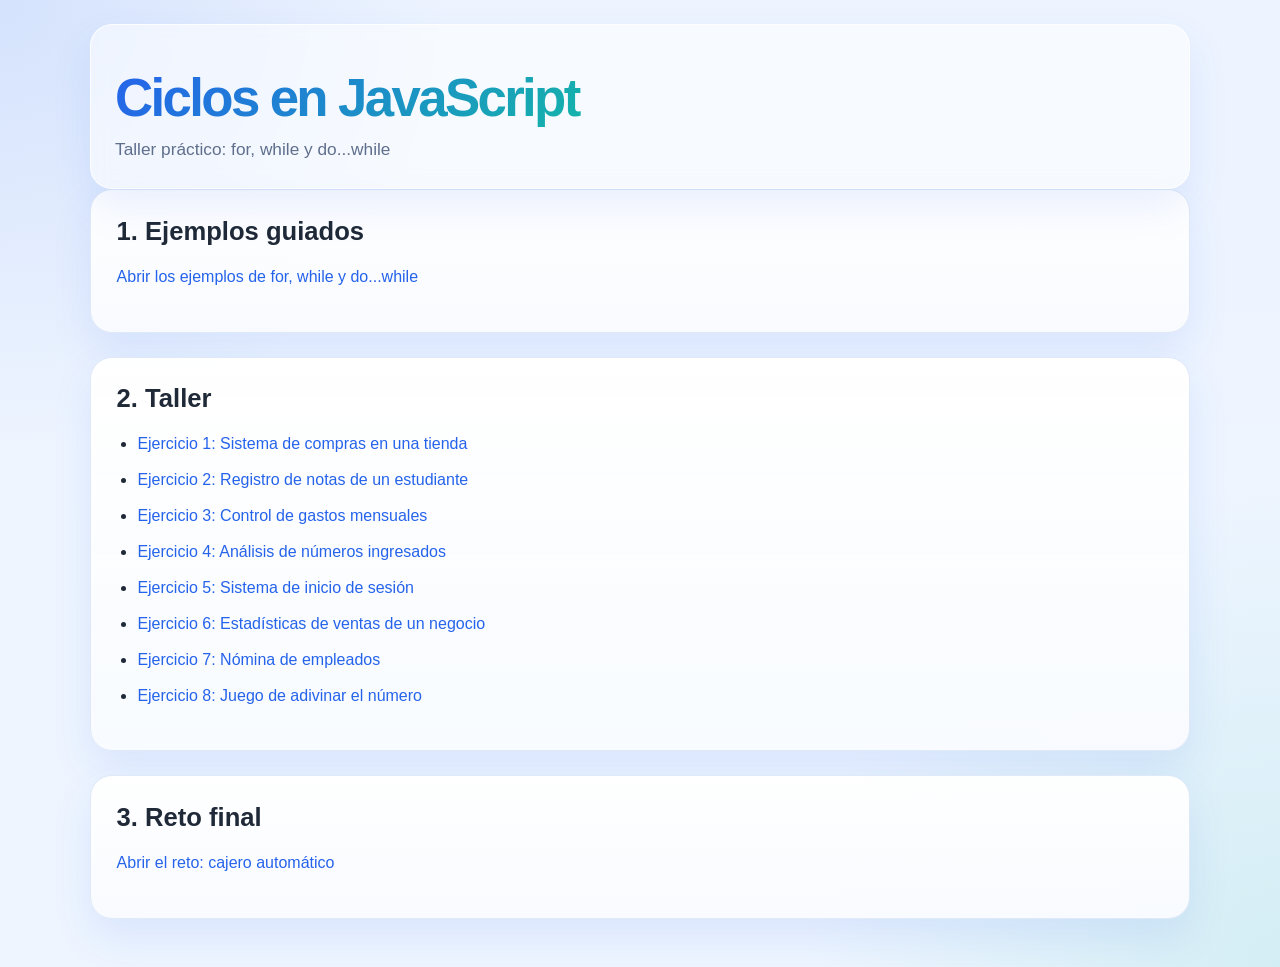
<file: index.html>
<!DOCTYPE html>
<html lang="es">
<head>
  <meta charset="UTF-8">
  <meta name="viewport" content="width=device-width, initial-scale=1.0">
  <title>Ciclos en JavaScript</title>
  <link rel="stylesheet" href="style.css">
</head>
<body>
  <header>
    <h1>Ciclos en JavaScript</h1>
    <p>Taller práctico: for, while y do...while</p>
  </header>

  <main>
    <section id="seccionEjemplos">
      <h2>1. Ejemplos guiados</h2>
      <p><a href="ejemplos.html">Abrir los ejemplos de for, while y do...while</a></p>
    </section>

    <section id="seccionTaller">
      <h2>2. Taller</h2>
      <ul>
        <li><a href="ejercicio1.html">Ejercicio 1: Sistema de compras en una tienda</a></li>
        <li><a href="ejercicio2.html">Ejercicio 2: Registro de notas de un estudiante</a></li>
        <li><a href="ejercicio3.html">Ejercicio 3: Control de gastos mensuales</a></li>
        <li><a href="ejercicio4.html">Ejercicio 4: Análisis de números ingresados</a></li>
        <li><a href="ejercicio5.html">Ejercicio 5: Sistema de inicio de sesión</a></li>
        <li><a href="ejercicio6.html">Ejercicio 6: Estadísticas de ventas de un negocio</a></li>
        <li><a href="ejercicio7.html">Ejercicio 7: Nómina de empleados</a></li>
        <li><a href="ejercicio8.html">Ejercicio 8: Juego de adivinar el número</a></li>
      </ul>
    </section>

    <section id="seccionReto">
      <h2>3. Reto final</h2>
      <p><a href="reto.html">Abrir el reto: cajero automático</a></p>
    </section>
  </main>

</body>
</html>
</file>
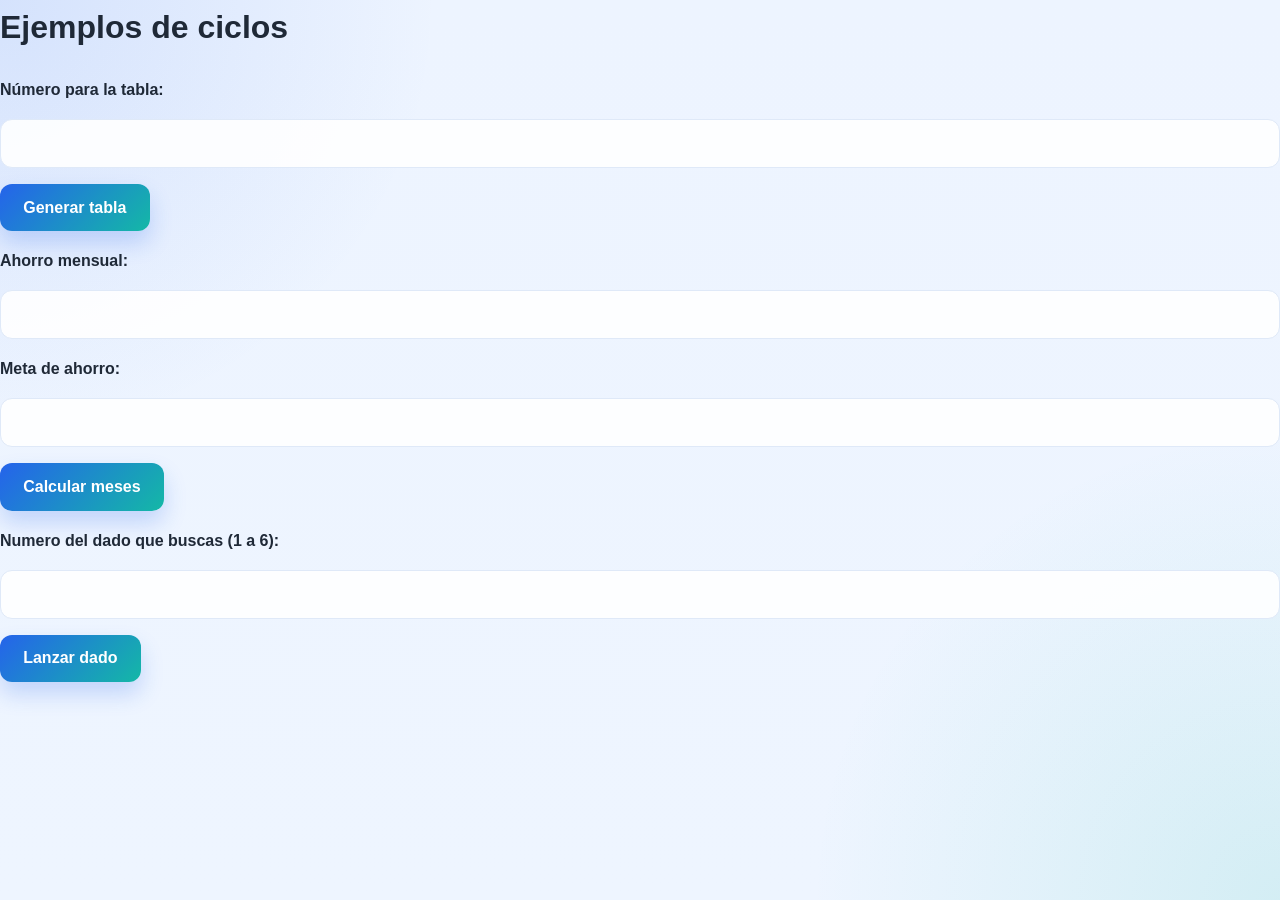
<file: ejemplos.html>
<!DOCTYPE html>
<html lang="es">
<head>
  <meta charset="UTF-8">
  <meta name="viewport" content="width=device-width, initial-scale=1.0">
  <title>Ejemplos de ciclos</title>
  <link rel="stylesheet" href="style.css">
</head>
<body>
  <h1>Ejemplos de ciclos</h1>

  <form id="formTabla">
    <label for="numeroTabla">Número para la tabla:</label>
    <input type="number" id="numeroTabla" step="1" required>
    <button type="submit">Generar tabla</button>
  </form>
  <ul id="listaTabla"></ul>

  <form id="formAhorro">
    <label for="ahorroMensual">Ahorro mensual:</label>
    <input type="number" id="ahorroMensual" step="any" required>
    <label for="meta">Meta de ahorro:</label>
    <input type="number" id="meta" step="any" required>
    <button type="submit">Calcular meses</button>
  </form>
  <p id="resultadoAhorro"></p>

  <form id="formDado">
    <label for="objetivo">Numero del dado que buscas (1 a 6):</label>
    <input type="number" id="objetivo" min="1" max="6" required>
    <button type="submit">Lanzar dado</button>
  </form>
  <p id="resultadoDado"></p>
  <ul id="listaDado"></ul>

  <script src="js/ejemplo-for.js"></script>
  <script src="js/ejemplo-while.js"></script>
  <script src="js/ejemplo-do-while.js"></script>
</body>
</html>
</file>
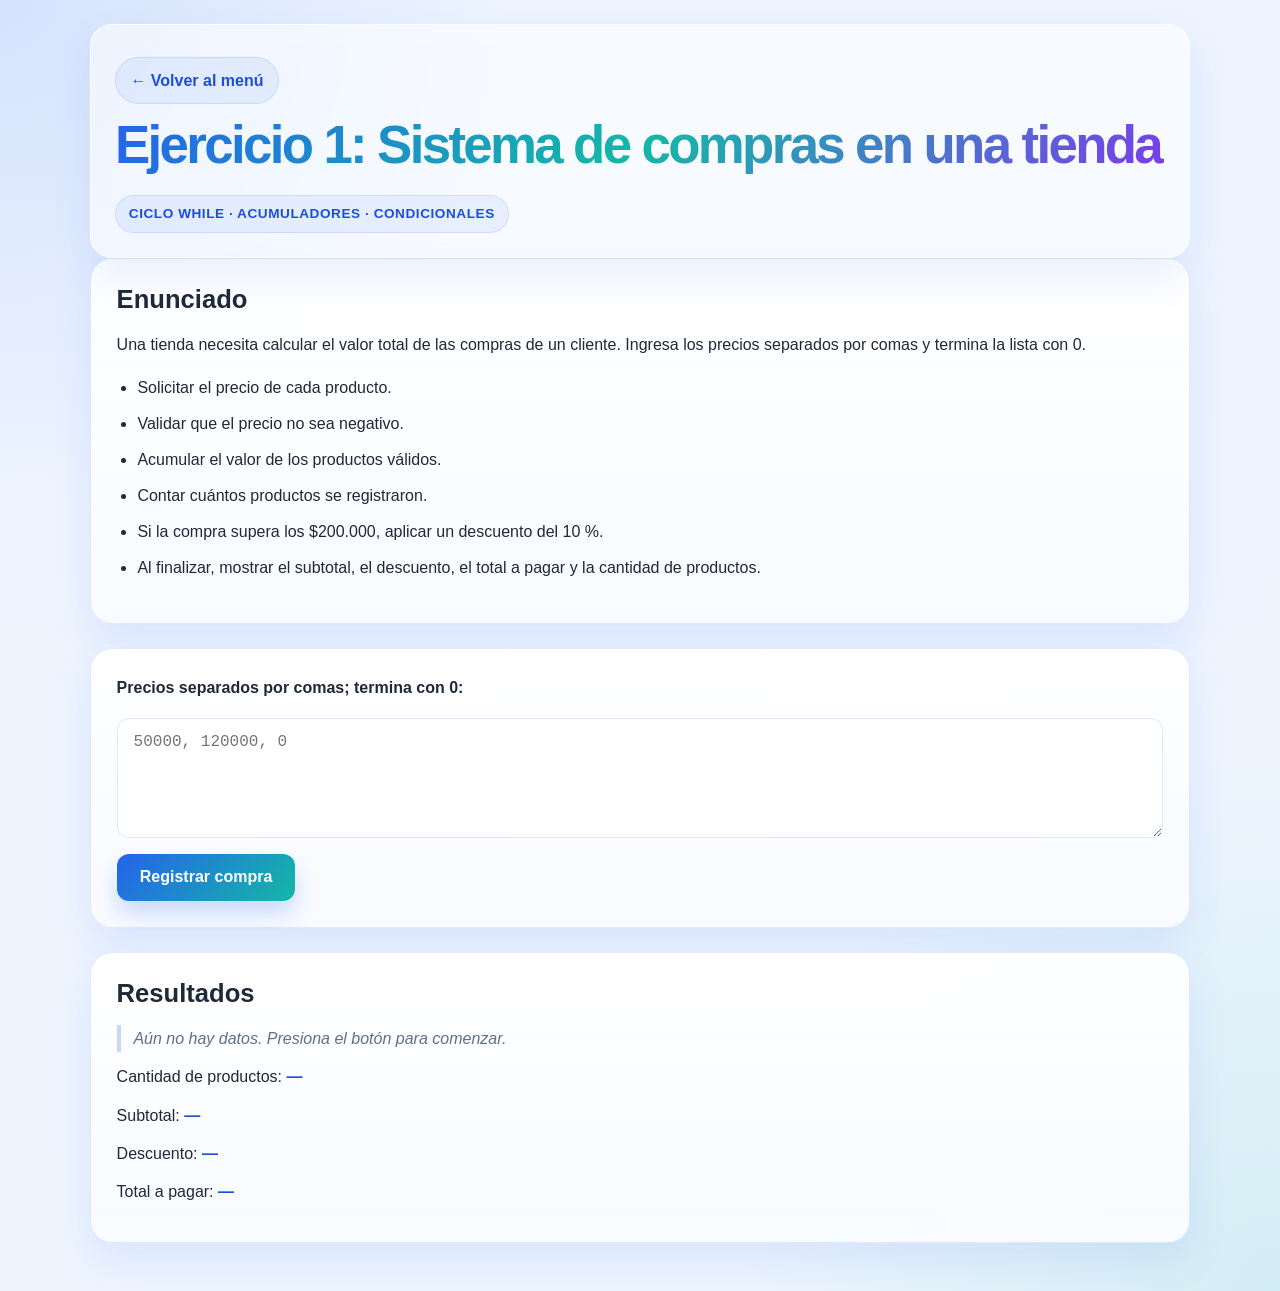
<file: ejercicio1.html>
<!DOCTYPE html>
<html lang="es">
<head>
  <meta charset="UTF-8">
  <meta name="viewport" content="width=device-width, initial-scale=1.0">
  <title>Ejercicio 1 · Sistema de compras en una tienda</title>
  <link rel="stylesheet" href="style.css">
</head>
<body>
  <header>
    <a href="index.html">← Volver al menú</a>
    <h1>Ejercicio 1: Sistema de compras en una tienda</h1>
    <p id="etiquetas">Ciclo while · Acumuladores · Condicionales</p>
  </header>

  <main>
    <section id="enunciado">
      <h2>Enunciado</h2>
      <p>Una tienda necesita calcular el valor total de las compras de un cliente. Ingresa los precios separados por comas y termina la lista con 0.</p>
      <ul>
        <li>Solicitar el precio de cada producto.</li>
        <li>Validar que el precio no sea negativo.</li>
        <li>Acumular el valor de los productos válidos.</li>
        <li>Contar cuántos productos se registraron.</li>
        <li>Si la compra supera los $200.000, aplicar un descuento del 10 %.</li>
        <li>Al finalizar, mostrar el subtotal, el descuento, el total a pagar y la cantidad de productos.</li>
      </ul>
    </section>

    <section id="controles">
      <form id="formulario">
        <label for="precios">Precios separados por comas; termina con 0:</label>
        <textarea id="precios" rows="3" placeholder="50000, 120000, 0" required></textarea>
        <button type="submit">Registrar compra</button>
      </form>
    </section>

    <section id="resultado" aria-live="polite">
      <h2>Resultados</h2>
      <p id="mensaje">Aún no hay datos. Presiona el botón para comenzar.</p>
      <p>Cantidad de productos: <strong id="cantidad">—</strong></p>
      <p>Subtotal: <strong id="subtotal">—</strong></p>
      <p>Descuento: <strong id="descuento">—</strong></p>
      <p>Total a pagar: <strong id="total">—</strong></p>
    </section>
  </main>

  <script src="js/ejercicio1.js"></script>
</body>
</html>
</file>
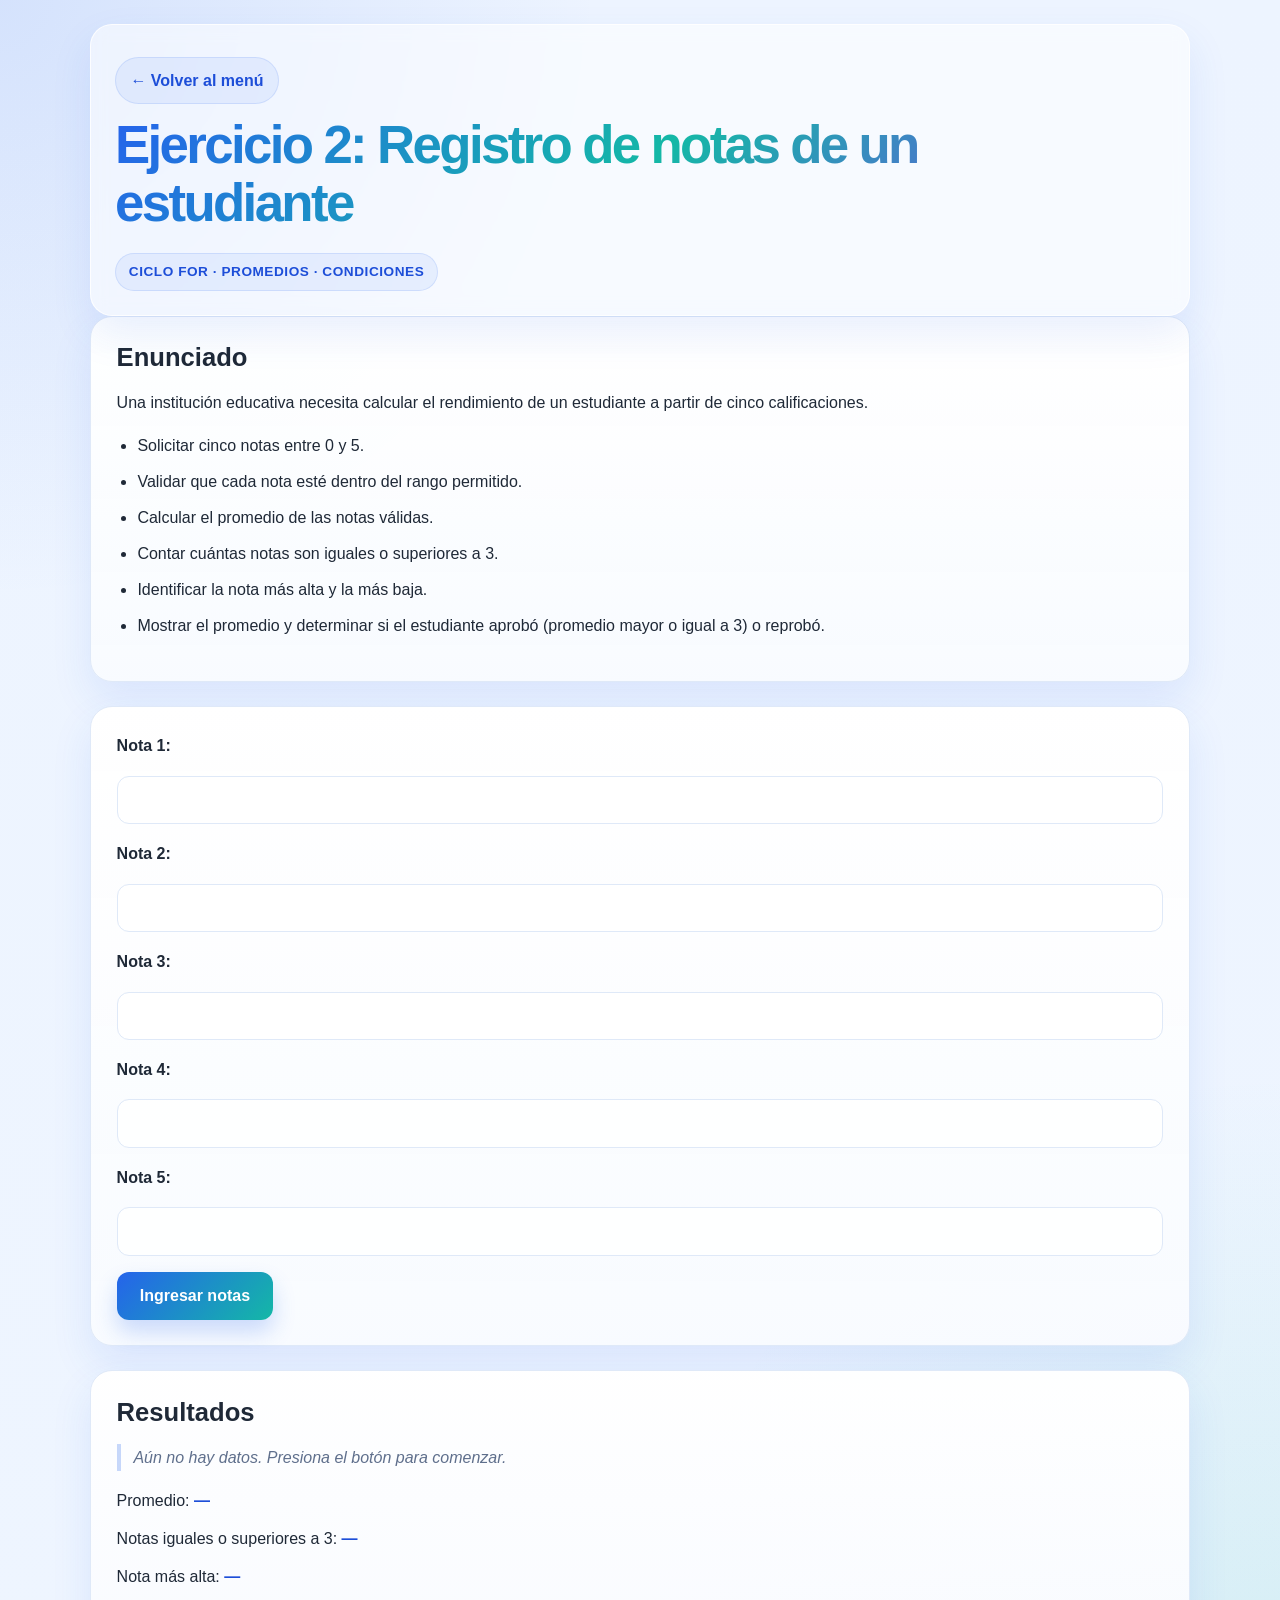
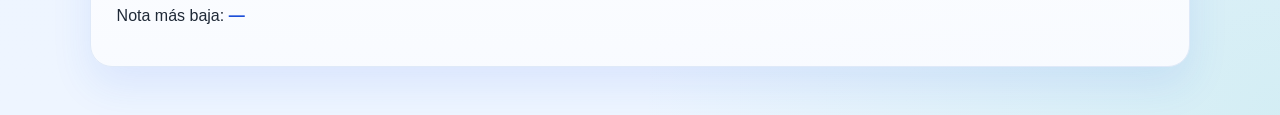
<file: ejercicio2.html>
<!DOCTYPE html>
<html lang="es">
<head>
  <meta charset="UTF-8">
  <meta name="viewport" content="width=device-width, initial-scale=1.0">
  <title>Ejercicio 2 · Registro de notas de un estudiante</title>
  <link rel="stylesheet" href="style.css">
</head>
<body>
  <header>
    <a href="index.html">← Volver al menú</a>
    <h1>Ejercicio 2: Registro de notas de un estudiante</h1>
    <p id="etiquetas">Ciclo for · Promedios · Condiciones</p>
  </header>

  <main>
    <section id="enunciado">
      <h2>Enunciado</h2>
      <p>Una institución educativa necesita calcular el rendimiento de un estudiante a partir de cinco calificaciones.</p>
      <ul>
        <li>Solicitar cinco notas entre 0 y 5.</li>
        <li>Validar que cada nota esté dentro del rango permitido.</li>
        <li>Calcular el promedio de las notas válidas.</li>
        <li>Contar cuántas notas son iguales o superiores a 3.</li>
        <li>Identificar la nota más alta y la más baja.</li>
        <li>Mostrar el promedio y determinar si el estudiante aprobó (promedio mayor o igual a 3) o reprobó.</li>
      </ul>
    </section>

    <section id="controles">
      <form id="formulario">
        <label for="nota1">Nota 1:</label>
        <input type="number" id="nota1" step="any" required>
        <label for="nota2">Nota 2:</label>
        <input type="number" id="nota2" step="any" required>
        <label for="nota3">Nota 3:</label>
        <input type="number" id="nota3" step="any" required>
        <label for="nota4">Nota 4:</label>
        <input type="number" id="nota4" step="any" required>
        <label for="nota5">Nota 5:</label>
        <input type="number" id="nota5" step="any" required>
        <button type="submit">Ingresar notas</button>
      </form>
    </section>

    <section id="resultado" aria-live="polite">
      <h2>Resultados</h2>
      <p id="mensaje">Aún no hay datos. Presiona el botón para comenzar.</p>
      <ul id="listaNotas"></ul>
      <p>Promedio: <strong id="promedio">—</strong></p>
      <p>Notas iguales o superiores a 3: <strong id="notasAltas">—</strong></p>
      <p>Nota más alta: <strong id="notaMayor">—</strong></p>
      <p>Nota más baja: <strong id="notaMenor">—</strong></p>
    </section>
  </main>

  <script src="js/ejercicio2.js"></script>
</body>
</html>
</file>
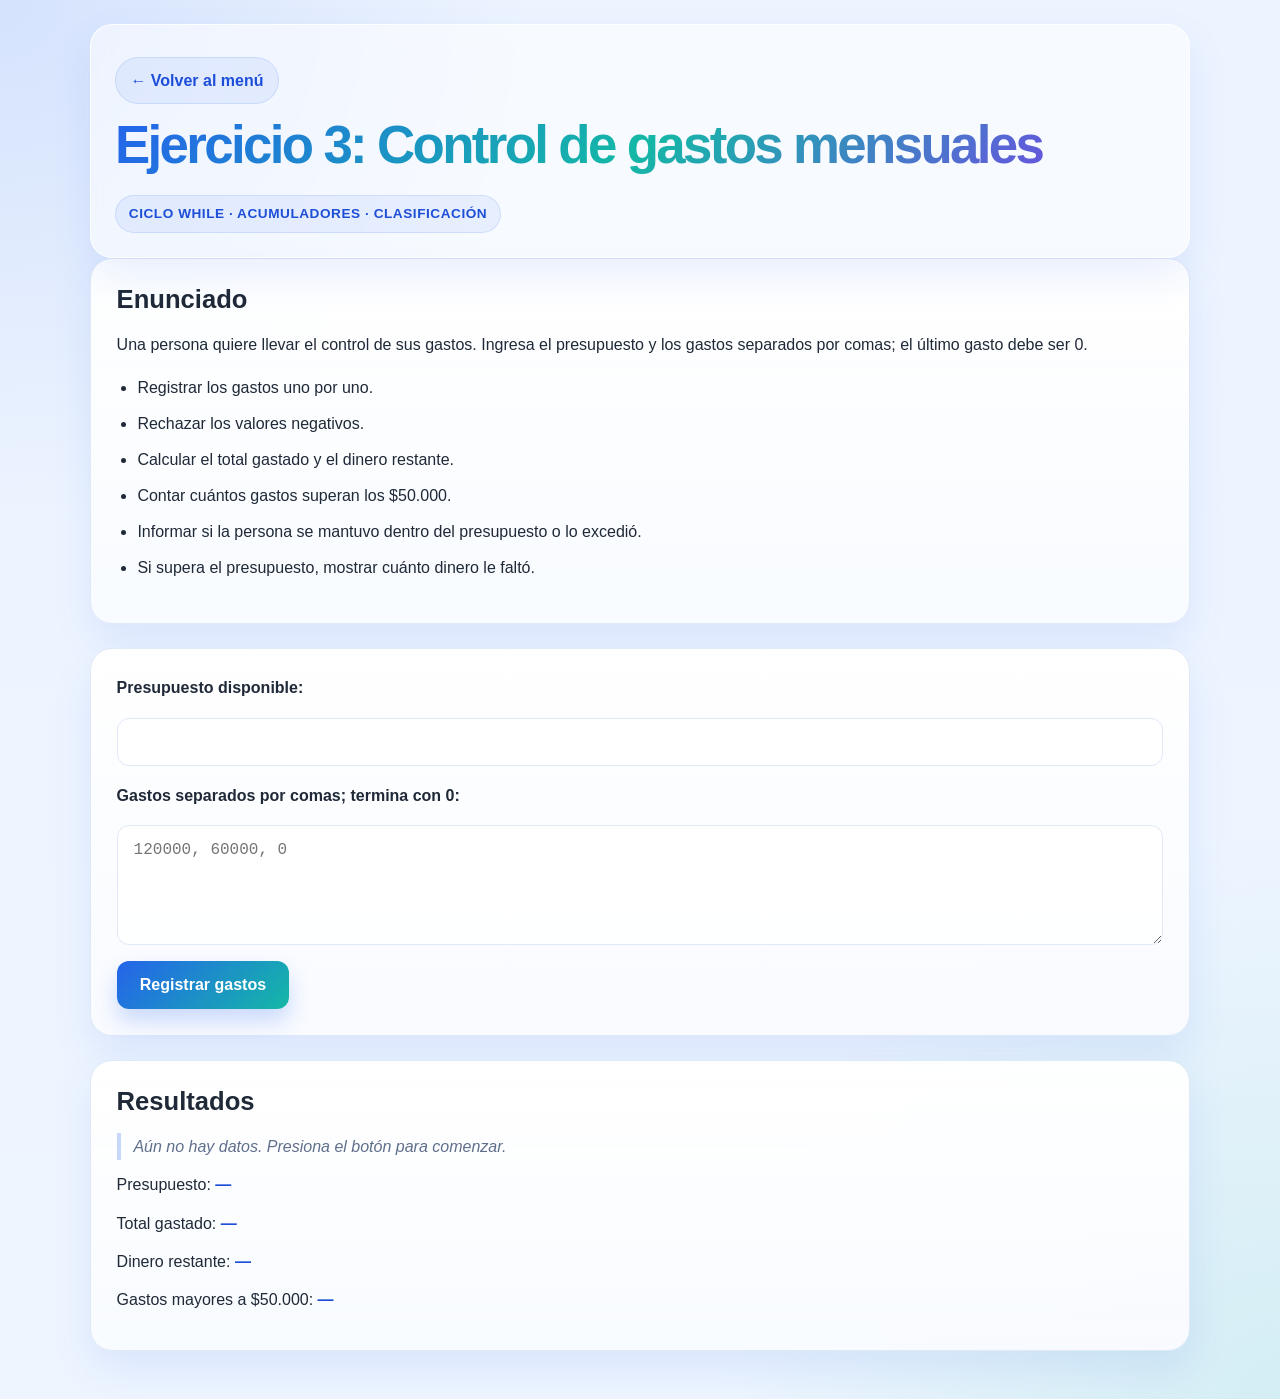
<file: ejercicio3.html>
<!DOCTYPE html>
<html lang="es">
<head>
  <meta charset="UTF-8">
  <meta name="viewport" content="width=device-width, initial-scale=1.0">
  <title>Ejercicio 3 · Control de gastos mensuales</title>
  <link rel="stylesheet" href="style.css">
</head>
<body>
  <header>
    <a href="index.html">← Volver al menú</a>
    <h1>Ejercicio 3: Control de gastos mensuales</h1>
    <p id="etiquetas">Ciclo while · Acumuladores · Clasificación</p>
  </header>

  <main>
    <section id="enunciado">
      <h2>Enunciado</h2>
      <p>Una persona quiere llevar el control de sus gastos. Ingresa el presupuesto y los gastos separados por comas; el último gasto debe ser 0.</p>
      <ul>
        <li>Registrar los gastos uno por uno.</li>
        <li>Rechazar los valores negativos.</li>
        <li>Calcular el total gastado y el dinero restante.</li>
        <li>Contar cuántos gastos superan los $50.000.</li>
        <li>Informar si la persona se mantuvo dentro del presupuesto o lo excedió.</li>
        <li>Si supera el presupuesto, mostrar cuánto dinero le faltó.</li>
      </ul>
    </section>

    <section id="controles">
      <form id="formulario">
        <label for="presupuestoEntrada">Presupuesto disponible:</label>
        <input type="number" id="presupuestoEntrada" min="0" step="any" required>
        <label for="gastosEntrada">Gastos separados por comas; termina con 0:</label>
        <textarea id="gastosEntrada" rows="3" placeholder="120000, 60000, 0" required></textarea>
        <button type="submit">Registrar gastos</button>
      </form>
    </section>

    <section id="resultado" aria-live="polite">
      <h2>Resultados</h2>
      <p id="mensaje">Aún no hay datos. Presiona el botón para comenzar.</p>
      <p>Presupuesto: <strong id="presupuesto">—</strong></p>
      <p>Total gastado: <strong id="totalGastado">—</strong></p>
      <p>Dinero restante: <strong id="restante">—</strong></p>
      <p>Gastos mayores a $50.000: <strong id="gastosAltos">—</strong></p>
    </section>
  </main>

  <script src="js/ejercicio3.js"></script>
</body>
</html>
</file>
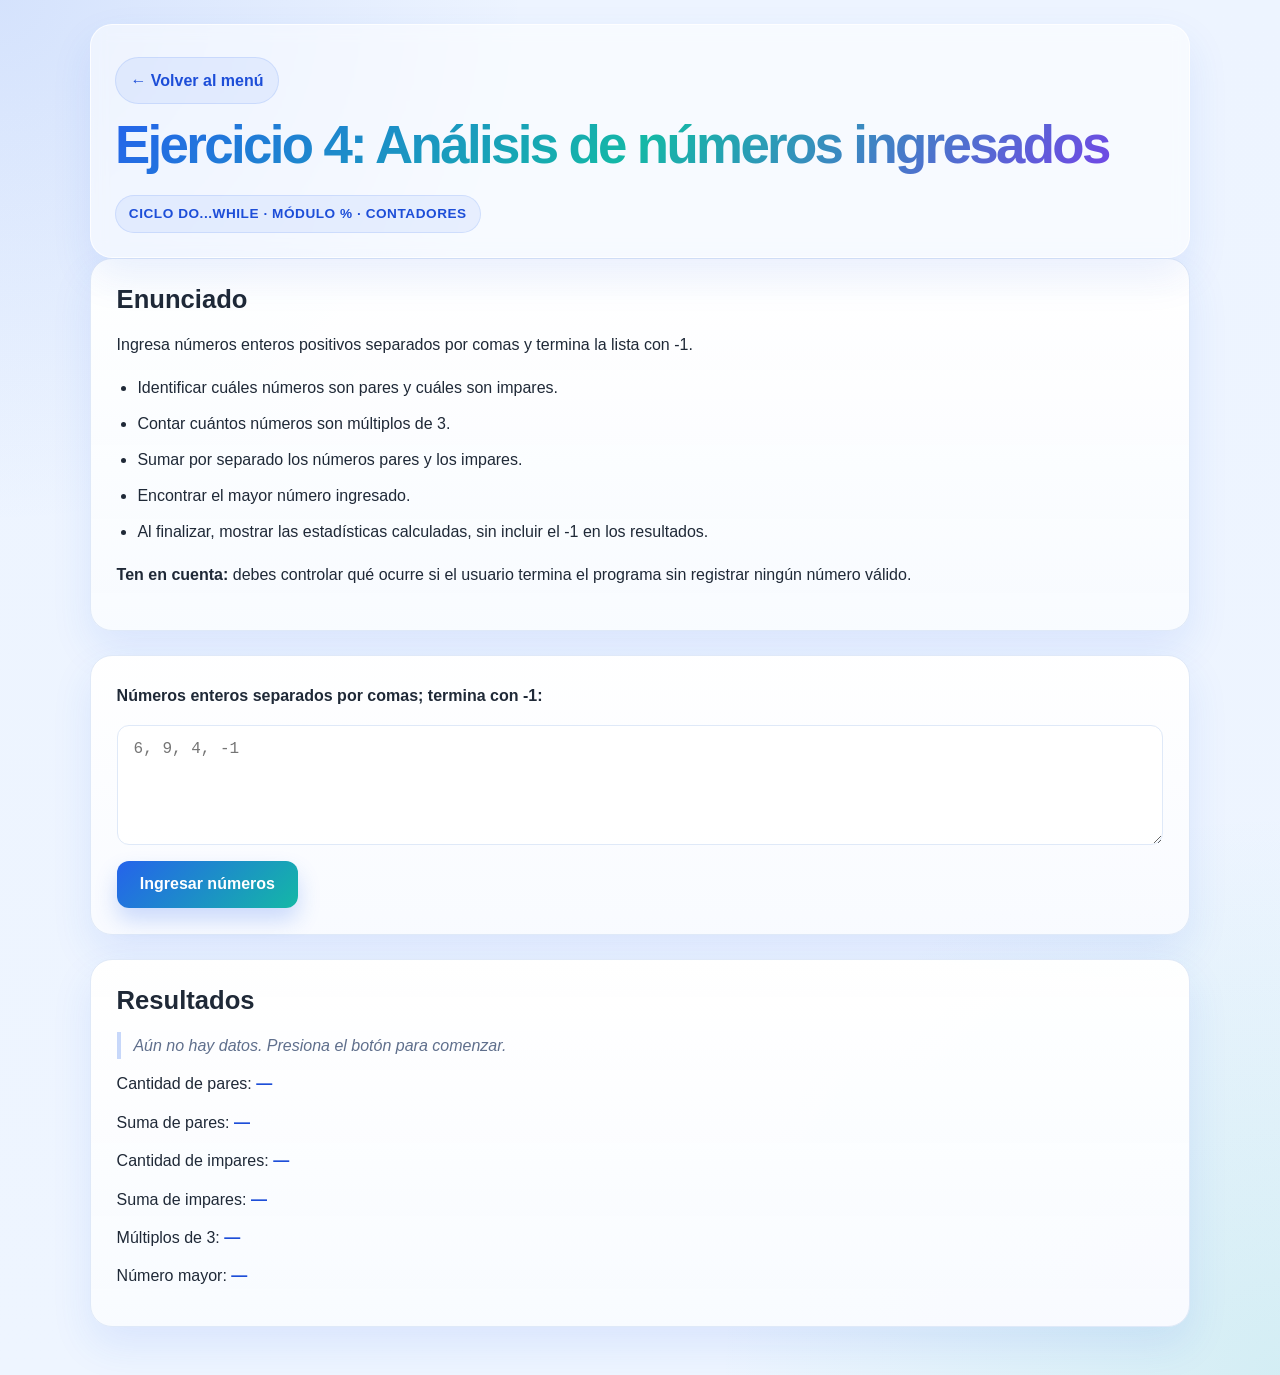
<file: ejercicio4.html>
<!DOCTYPE html>
<html lang="es">
<head>
  <meta charset="UTF-8">
  <meta name="viewport" content="width=device-width, initial-scale=1.0">
  <title>Ejercicio 4 · Análisis de números ingresados</title>
  <link rel="stylesheet" href="style.css">
</head>
<body>
  <header>
    <a href="index.html">← Volver al menú</a>
    <h1>Ejercicio 4: Análisis de números ingresados</h1>
    <p id="etiquetas">Ciclo do...while · Módulo % · Contadores</p>
  </header>

  <main>
    <section id="enunciado">
      <h2>Enunciado</h2>
      <p>Ingresa números enteros positivos separados por comas y termina la lista con -1.</p>
      <ul>
        <li>Identificar cuáles números son pares y cuáles son impares.</li>
        <li>Contar cuántos números son múltiplos de 3.</li>
        <li>Sumar por separado los números pares y los impares.</li>
        <li>Encontrar el mayor número ingresado.</li>
        <li>Al finalizar, mostrar las estadísticas calculadas, sin incluir el -1 en los resultados.</li>
      </ul>
      <p><strong>Ten en cuenta:</strong> debes controlar qué ocurre si el usuario termina el programa sin registrar ningún número válido.</p>
    </section>

    <section id="controles">
      <form id="formulario">
        <label for="numerosEntrada">Números enteros separados por comas; termina con -1:</label>
        <textarea id="numerosEntrada" rows="3" placeholder="6, 9, 4, -1" required></textarea>
        <button type="submit">Ingresar números</button>
      </form>
    </section>

    <section id="resultado" aria-live="polite">
      <h2>Resultados</h2>
      <p id="mensaje">Aún no hay datos. Presiona el botón para comenzar.</p>
      <p>Cantidad de pares: <strong id="pares">—</strong></p>
      <p>Suma de pares: <strong id="sumaPares">—</strong></p>
      <p>Cantidad de impares: <strong id="impares">—</strong></p>
      <p>Suma de impares: <strong id="sumaImpares">—</strong></p>
      <p>Múltiplos de 3: <strong id="multiplos3">—</strong></p>
      <p>Número mayor: <strong id="mayor">—</strong></p>
    </section>
  </main>

  <script src="js/ejercicio4.js"></script>
</body>
</html>
</file>
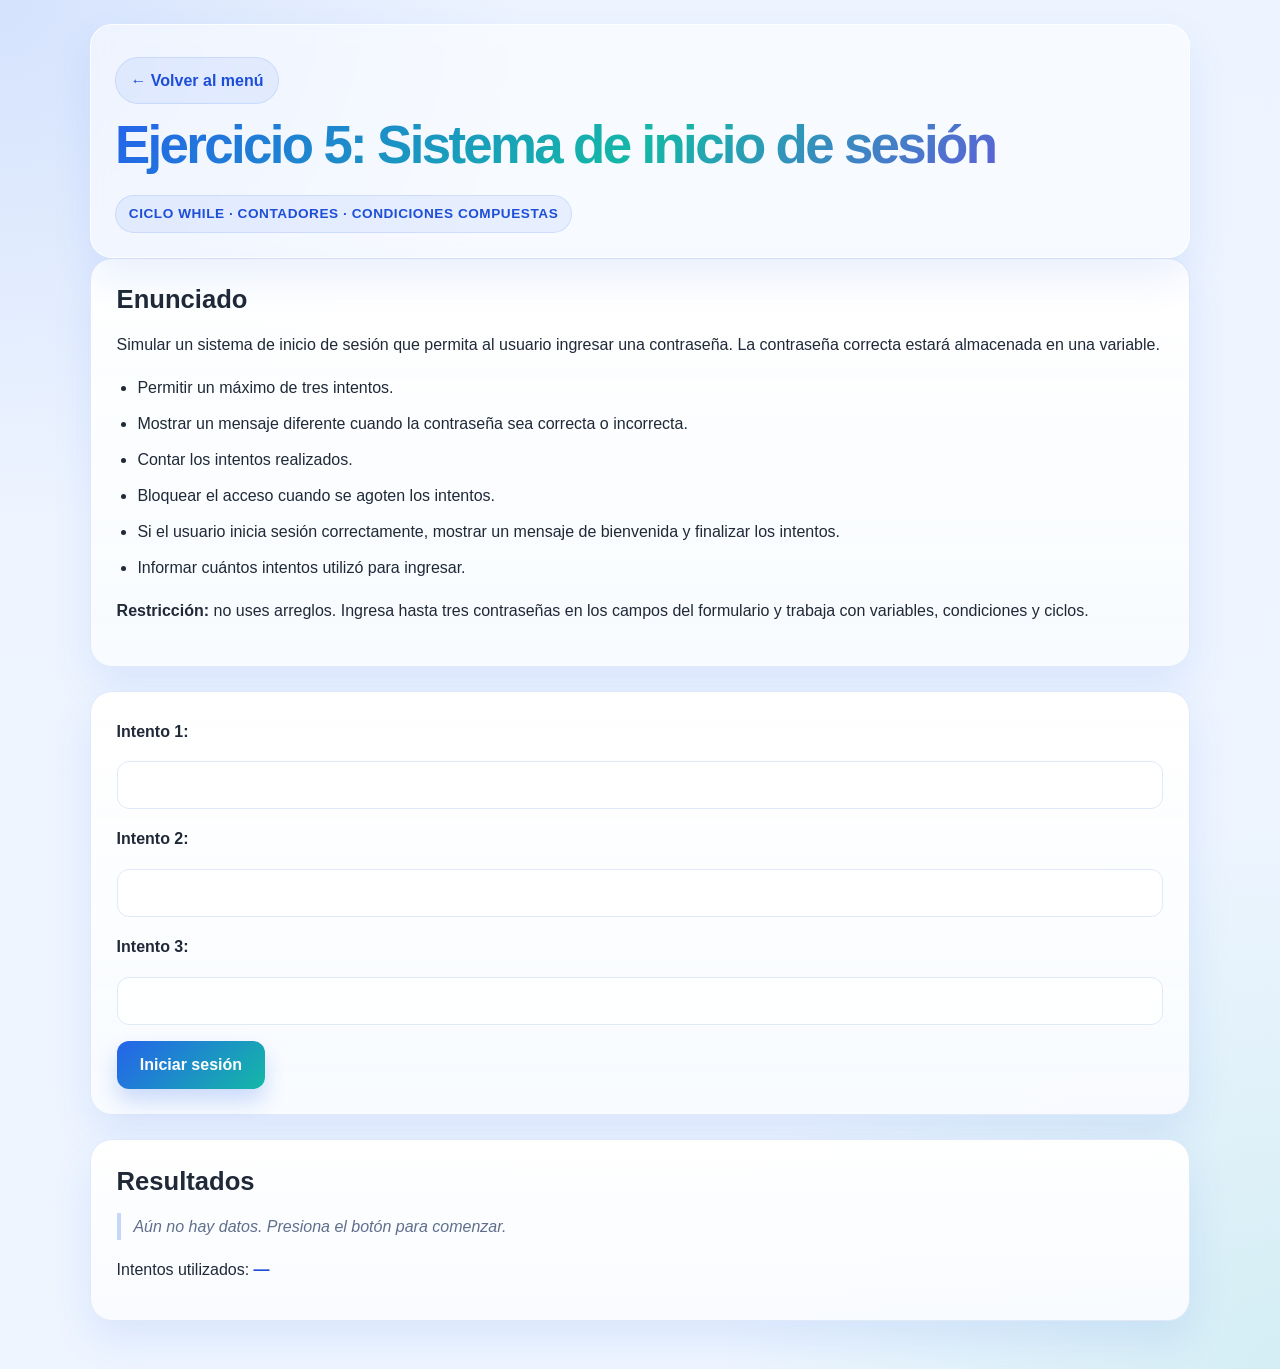
<file: ejercicio5.html>
<!DOCTYPE html>
<html lang="es">
<head>
  <meta charset="UTF-8">
  <meta name="viewport" content="width=device-width, initial-scale=1.0">
  <title>Ejercicio 5 · Sistema de inicio de sesión</title>
  <link rel="stylesheet" href="style.css">
</head>
<body>
  <header>
    <a href="index.html">← Volver al menú</a>
    <h1>Ejercicio 5: Sistema de inicio de sesión</h1>
    <p id="etiquetas">Ciclo while · Contadores · Condiciones compuestas</p>
  </header>

  <main>
    <section id="enunciado">
      <h2>Enunciado</h2>
      <p>Simular un sistema de inicio de sesión que permita al usuario ingresar una contraseña. La contraseña correcta estará almacenada en una variable.</p>
      <ul>
        <li>Permitir un máximo de tres intentos.</li>
        <li>Mostrar un mensaje diferente cuando la contraseña sea correcta o incorrecta.</li>
        <li>Contar los intentos realizados.</li>
        <li>Bloquear el acceso cuando se agoten los intentos.</li>
        <li>Si el usuario inicia sesión correctamente, mostrar un mensaje de bienvenida y finalizar los intentos.</li>
        <li>Informar cuántos intentos utilizó para ingresar.</li>
      </ul>
      <p><strong>Restricción:</strong> no uses arreglos. Ingresa hasta tres contraseñas en los campos del formulario y trabaja con variables, condiciones y ciclos.</p>
    </section>

    <section id="controles">
      <form id="formulario">
        <label for="contrasena1">Intento 1:</label>
        <input type="password" id="contrasena1" required>
        <label for="contrasena2">Intento 2:</label>
        <input type="password" id="contrasena2">
        <label for="contrasena3">Intento 3:</label>
        <input type="password" id="contrasena3">
        <button type="submit">Iniciar sesión</button>
      </form>
    </section>

    <section id="resultado" aria-live="polite">
      <h2>Resultados</h2>
      <p id="mensaje">Aún no hay datos. Presiona el botón para comenzar.</p>
      <ul id="registro"></ul>
      <p>Intentos utilizados: <strong id="intentos">—</strong></p>
    </section>
  </main>

  <script src="js/ejercicio5.js"></script>
</body>
</html>
</file>
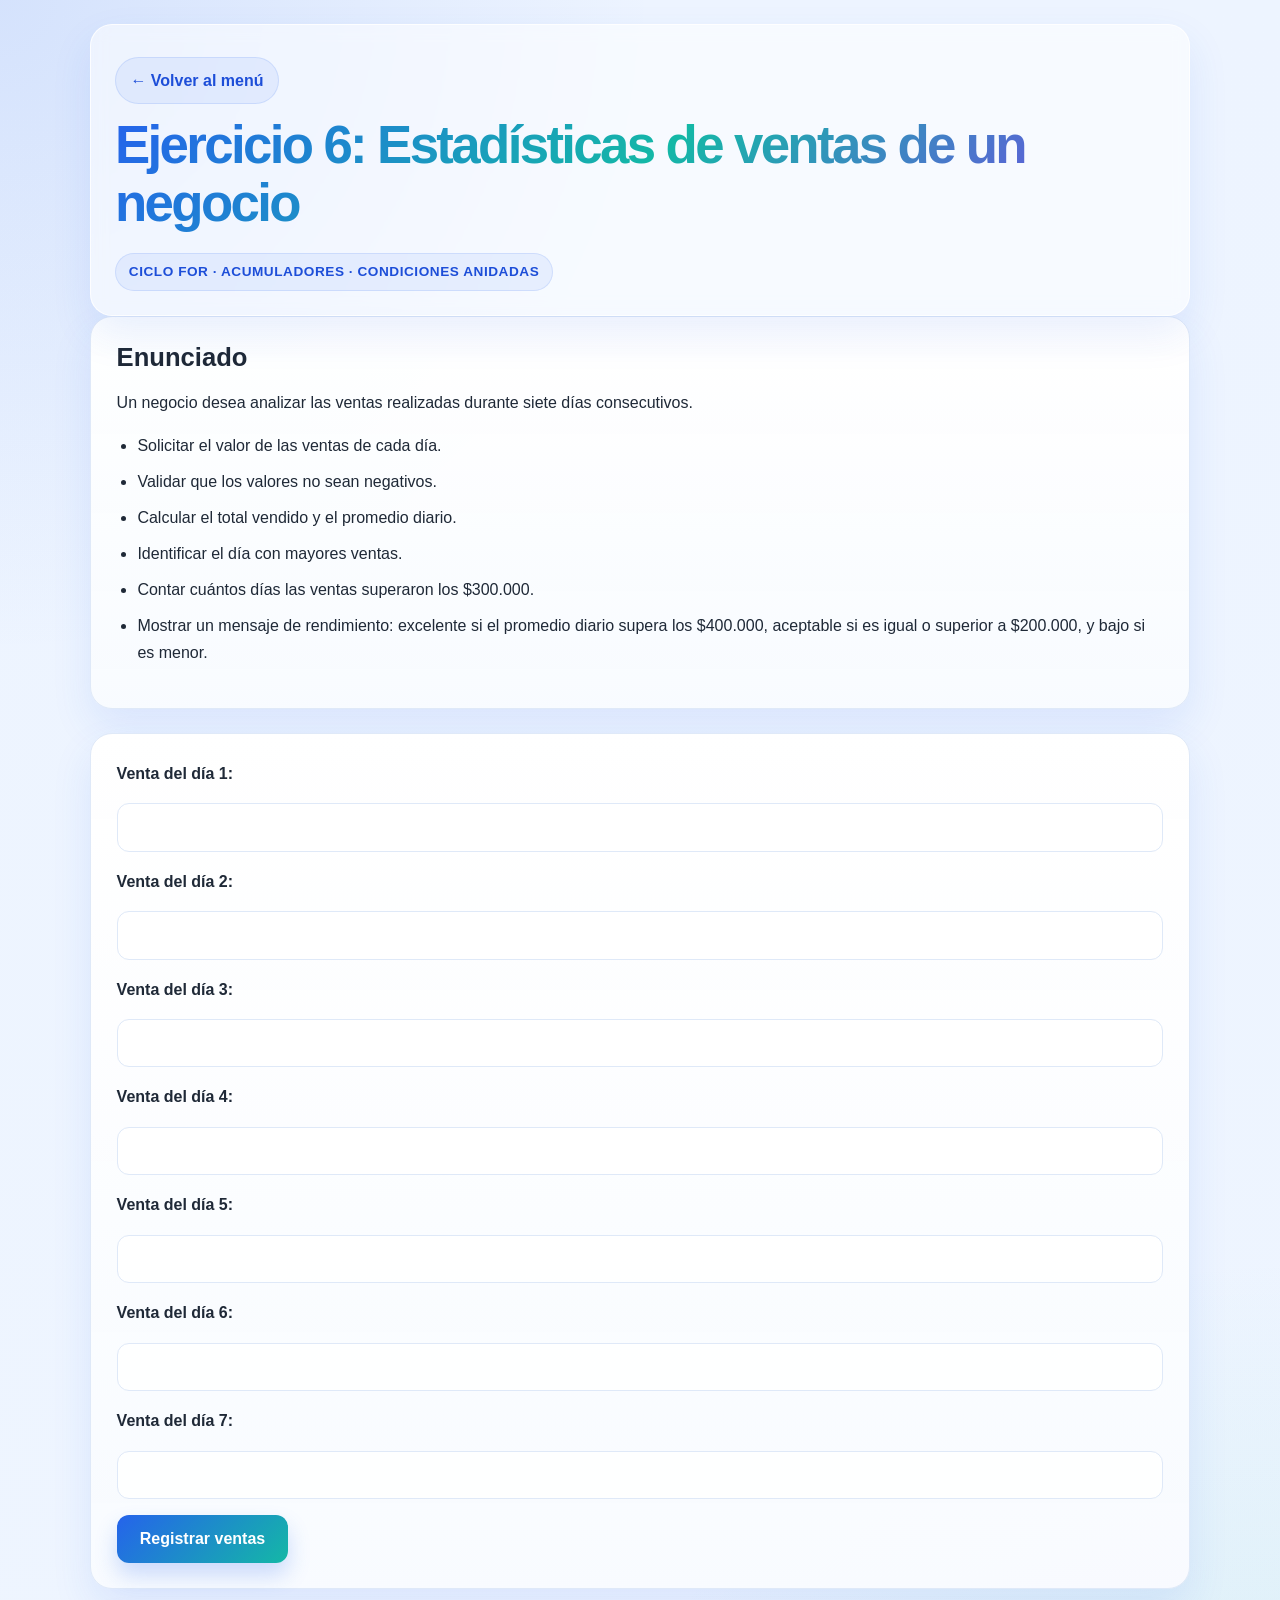
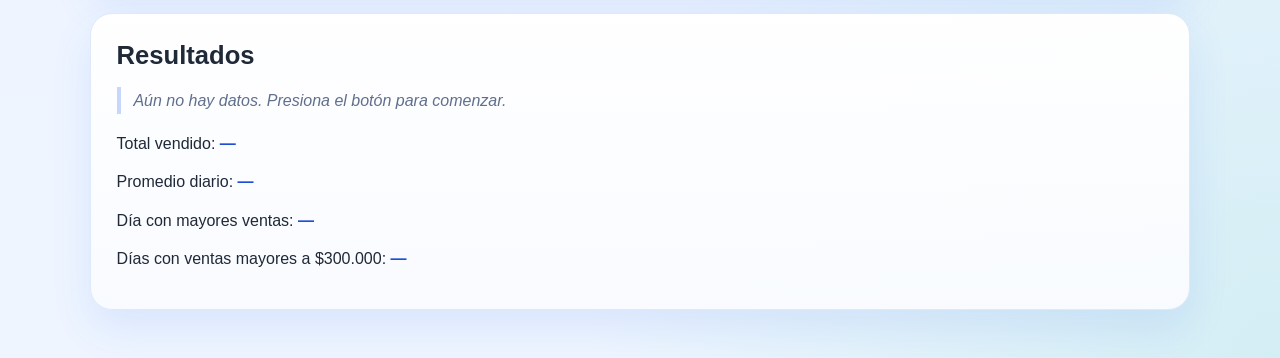
<file: ejercicio6.html>
<!DOCTYPE html>
<html lang="es">
<head>
  <meta charset="UTF-8">
  <meta name="viewport" content="width=device-width, initial-scale=1.0">
  <title>Ejercicio 6 · Estadísticas de ventas de un negocio</title>
  <link rel="stylesheet" href="style.css">
</head>
<body>
  <header>
    <a href="index.html">← Volver al menú</a>
    <h1>Ejercicio 6: Estadísticas de ventas de un negocio</h1>
    <p id="etiquetas">Ciclo for · Acumuladores · Condiciones anidadas</p>
  </header>

  <main>
    <section id="enunciado">
      <h2>Enunciado</h2>
      <p>Un negocio desea analizar las ventas realizadas durante siete días consecutivos.</p>
      <ul>
        <li>Solicitar el valor de las ventas de cada día.</li>
        <li>Validar que los valores no sean negativos.</li>
        <li>Calcular el total vendido y el promedio diario.</li>
        <li>Identificar el día con mayores ventas.</li>
        <li>Contar cuántos días las ventas superaron los $300.000.</li>
        <li>Mostrar un mensaje de rendimiento: excelente si el promedio diario supera los $400.000, aceptable si es igual o superior a $200.000, y bajo si es menor.</li>
      </ul>
    </section>

    <section id="controles">
      <form id="formulario">
        <label for="venta1">Venta del día 1:</label>
        <input type="number" id="venta1" step="any" required>
        <label for="venta2">Venta del día 2:</label>
        <input type="number" id="venta2" step="any" required>
        <label for="venta3">Venta del día 3:</label>
        <input type="number" id="venta3" step="any" required>
        <label for="venta4">Venta del día 4:</label>
        <input type="number" id="venta4" step="any" required>
        <label for="venta5">Venta del día 5:</label>
        <input type="number" id="venta5" step="any" required>
        <label for="venta6">Venta del día 6:</label>
        <input type="number" id="venta6" step="any" required>
        <label for="venta7">Venta del día 7:</label>
        <input type="number" id="venta7" step="any" required>
        <button type="submit">Registrar ventas</button>
      </form>
    </section>

    <section id="resultado" aria-live="polite">
      <h2>Resultados</h2>
      <p id="mensaje">Aún no hay datos. Presiona el botón para comenzar.</p>
      <ul id="detalleDias"></ul>
      <p>Total vendido: <strong id="totalVendido">—</strong></p>
      <p>Promedio diario: <strong id="promedio">—</strong></p>
      <p>Día con mayores ventas: <strong id="mejorDia">—</strong></p>
      <p>Días con ventas mayores a $300.000: <strong id="diasAltos">—</strong></p>
    </section>
  </main>

  <script src="js/ejercicio6.js"></script>
</body>
</html>
</file>
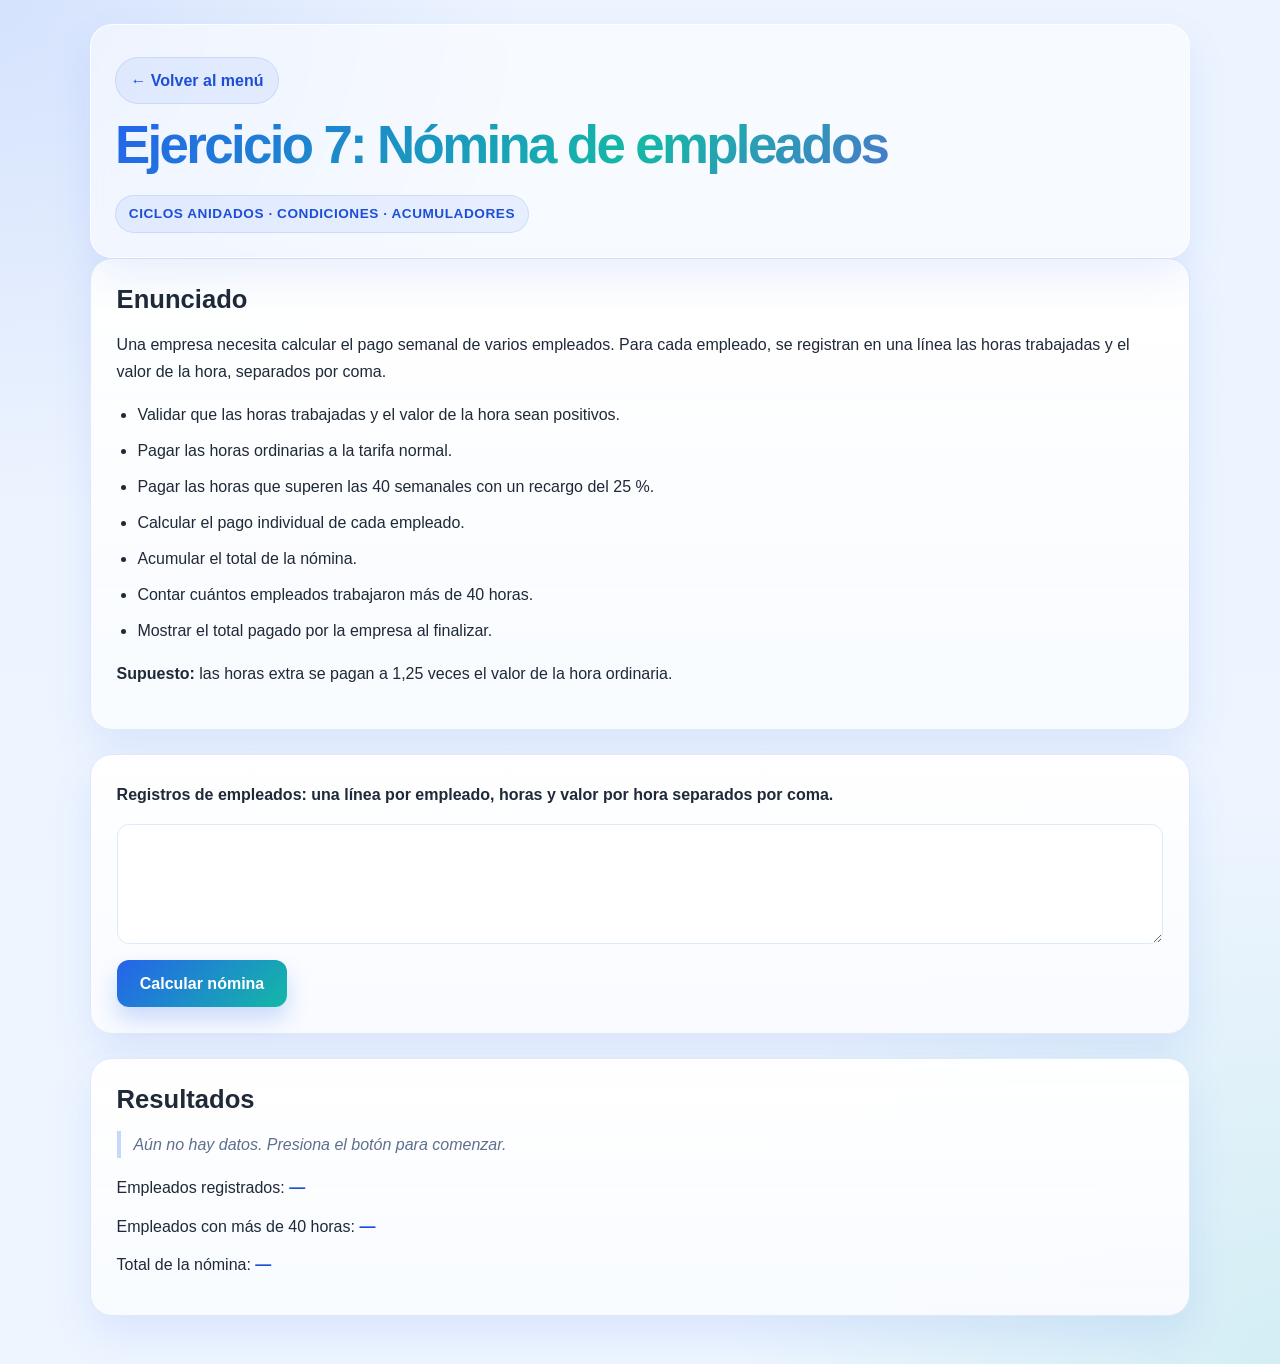
<file: ejercicio7.html>
<!DOCTYPE html>
<html lang="es">
<head>
  <meta charset="UTF-8">
  <meta name="viewport" content="width=device-width, initial-scale=1.0">
  <title>Ejercicio 7 · Nómina de empleados</title>
  <link rel="stylesheet" href="style.css">
</head>
<body>
  <header>
    <a href="index.html">← Volver al menú</a>
    <h1>Ejercicio 7: Nómina de empleados</h1>
    <p id="etiquetas">Ciclos anidados · Condiciones · Acumuladores</p>
  </header>

  <main>
    <section id="enunciado">
      <h2>Enunciado</h2>
      <p>Una empresa necesita calcular el pago semanal de varios empleados. Para cada empleado, se registran en una línea las horas trabajadas y el valor de la hora, separados por coma.</p>
      <ul>
        <li>Validar que las horas trabajadas y el valor de la hora sean positivos.</li>
        <li>Pagar las horas ordinarias a la tarifa normal.</li>
        <li>Pagar las horas que superen las 40 semanales con un recargo del 25 %.</li>
        <li>Calcular el pago individual de cada empleado.</li>
        <li>Acumular el total de la nómina.</li>
        <li>Contar cuántos empleados trabajaron más de 40 horas.</li>
        <li>Mostrar el total pagado por la empresa al finalizar.</li>
      </ul>
      <p><strong>Supuesto:</strong> las horas extra se pagan a 1,25 veces el valor de la hora ordinaria.</p>
    </section>

    <section id="controles">
      <form id="formulario">
        <label for="empleadosEntrada">Registros de empleados: una línea por empleado, horas y valor por hora separados por coma.</label>
        <textarea id="empleadosEntrada" rows="4" required></textarea>
        <button type="submit">Calcular nómina</button>
      </form>
    </section>

    <section id="resultado" aria-live="polite">
      <h2>Resultados</h2>
      <p id="mensaje">Aún no hay datos. Presiona el botón para comenzar.</p>
      <ul id="detalleEmpleados"></ul>
      <p>Empleados registrados: <strong id="cantidadEmpleados">—</strong></p>
      <p>Empleados con más de 40 horas: <strong id="conExtras">—</strong></p>
      <p>Total de la nómina: <strong id="totalNomina">—</strong></p>
    </section>
  </main>

  <script src="js/ejercicio7.js"></script>
</body>
</html>
</file>
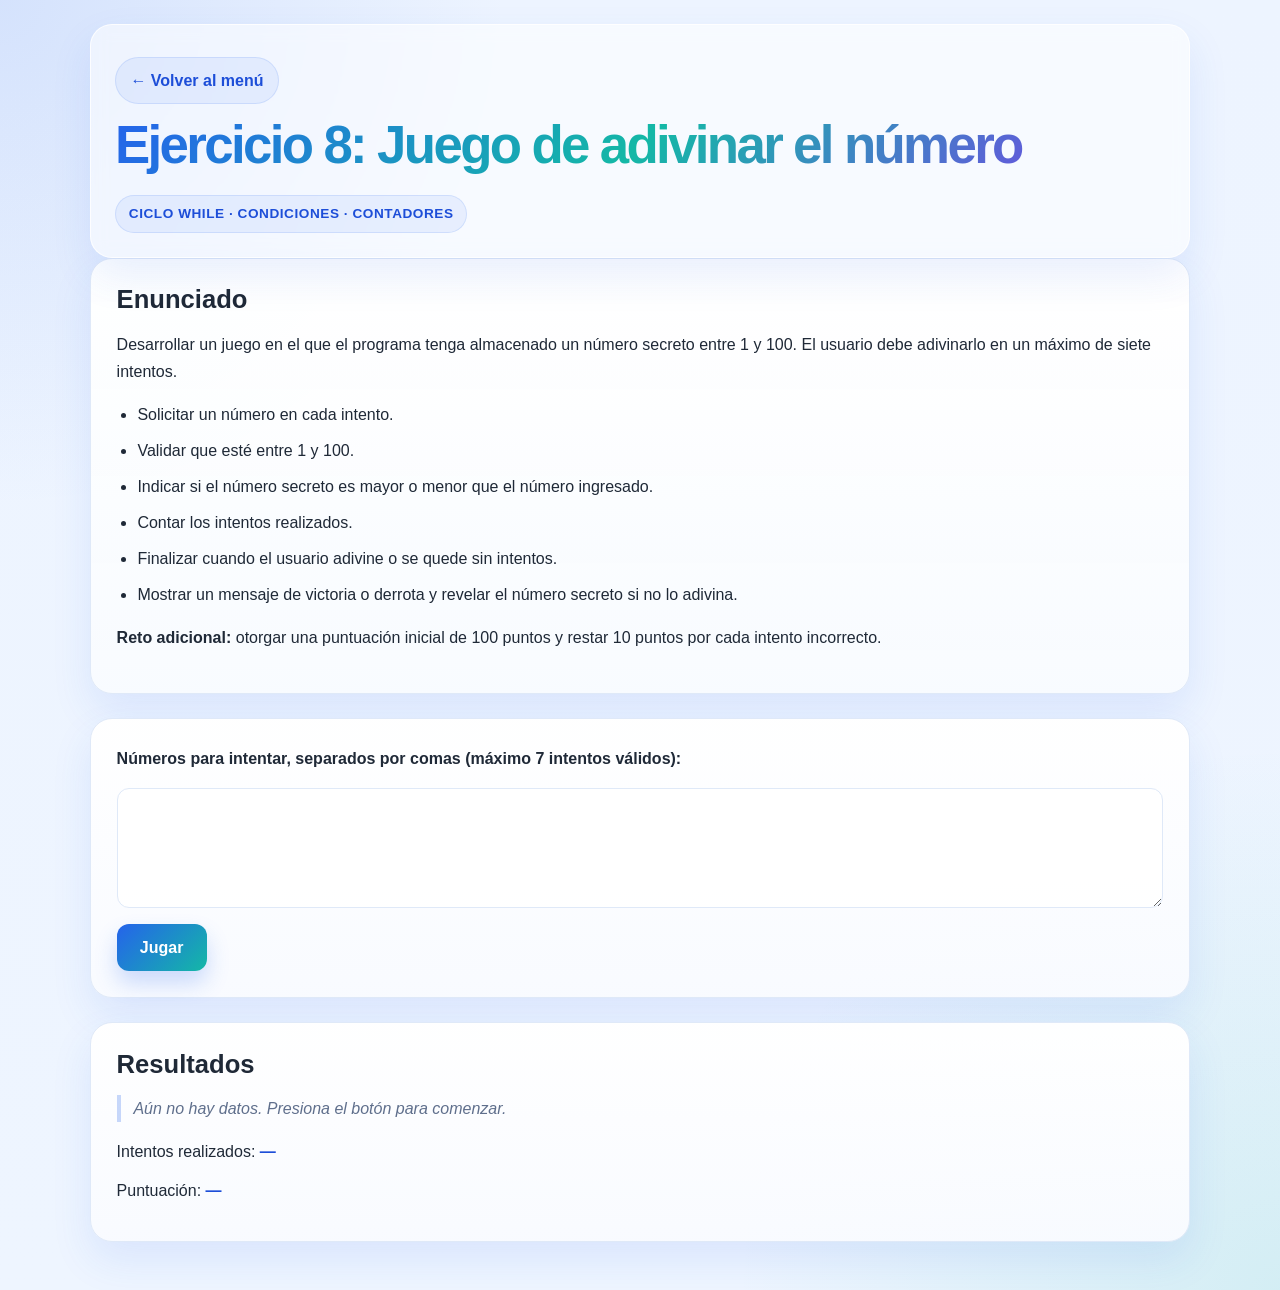
<file: ejercicio8.html>
<!DOCTYPE html>
<html lang="es">
<head>
  <meta charset="UTF-8">
  <meta name="viewport" content="width=device-width, initial-scale=1.0">
  <title>Ejercicio 8 · Juego de adivinar el número</title>
  <link rel="stylesheet" href="style.css">
</head>
<body>
  <header>
    <a href="index.html">← Volver al menú</a>
    <h1>Ejercicio 8: Juego de adivinar el número</h1>
    <p id="etiquetas">Ciclo while · Condiciones · Contadores</p>
  </header>

  <main>
    <section id="enunciado">
      <h2>Enunciado</h2>
      <p>Desarrollar un juego en el que el programa tenga almacenado un número secreto entre 1 y 100. El usuario debe adivinarlo en un máximo de siete intentos.</p>
      <ul>
        <li>Solicitar un número en cada intento.</li>
        <li>Validar que esté entre 1 y 100.</li>
        <li>Indicar si el número secreto es mayor o menor que el número ingresado.</li>
        <li>Contar los intentos realizados.</li>
        <li>Finalizar cuando el usuario adivine o se quede sin intentos.</li>
        <li>Mostrar un mensaje de victoria o derrota y revelar el número secreto si no lo adivina.</li>
      </ul>
      <p><strong>Reto adicional:</strong> otorgar una puntuación inicial de 100 puntos y restar 10 puntos por cada intento incorrecto.</p>
    </section>

    <section id="controles">
      <form id="formulario">
        <label for="intentosEntrada">Números para intentar, separados por comas (máximo 7 intentos válidos):</label>
        <textarea id="intentosEntrada" rows="3" required></textarea>
        <button type="submit">Jugar</button>
      </form>
    </section>

    <section id="resultado" aria-live="polite">
      <h2>Resultados</h2>
      <p id="mensaje">Aún no hay datos. Presiona el botón para comenzar.</p>
      <ul id="registro"></ul>
      <p>Intentos realizados: <strong id="intentos">—</strong></p>
      <p>Puntuación: <strong id="puntos">—</strong></p>
    </section>
  </main>

  <script src="js/ejercicio8.js"></script>
</body>
</html>
</file>
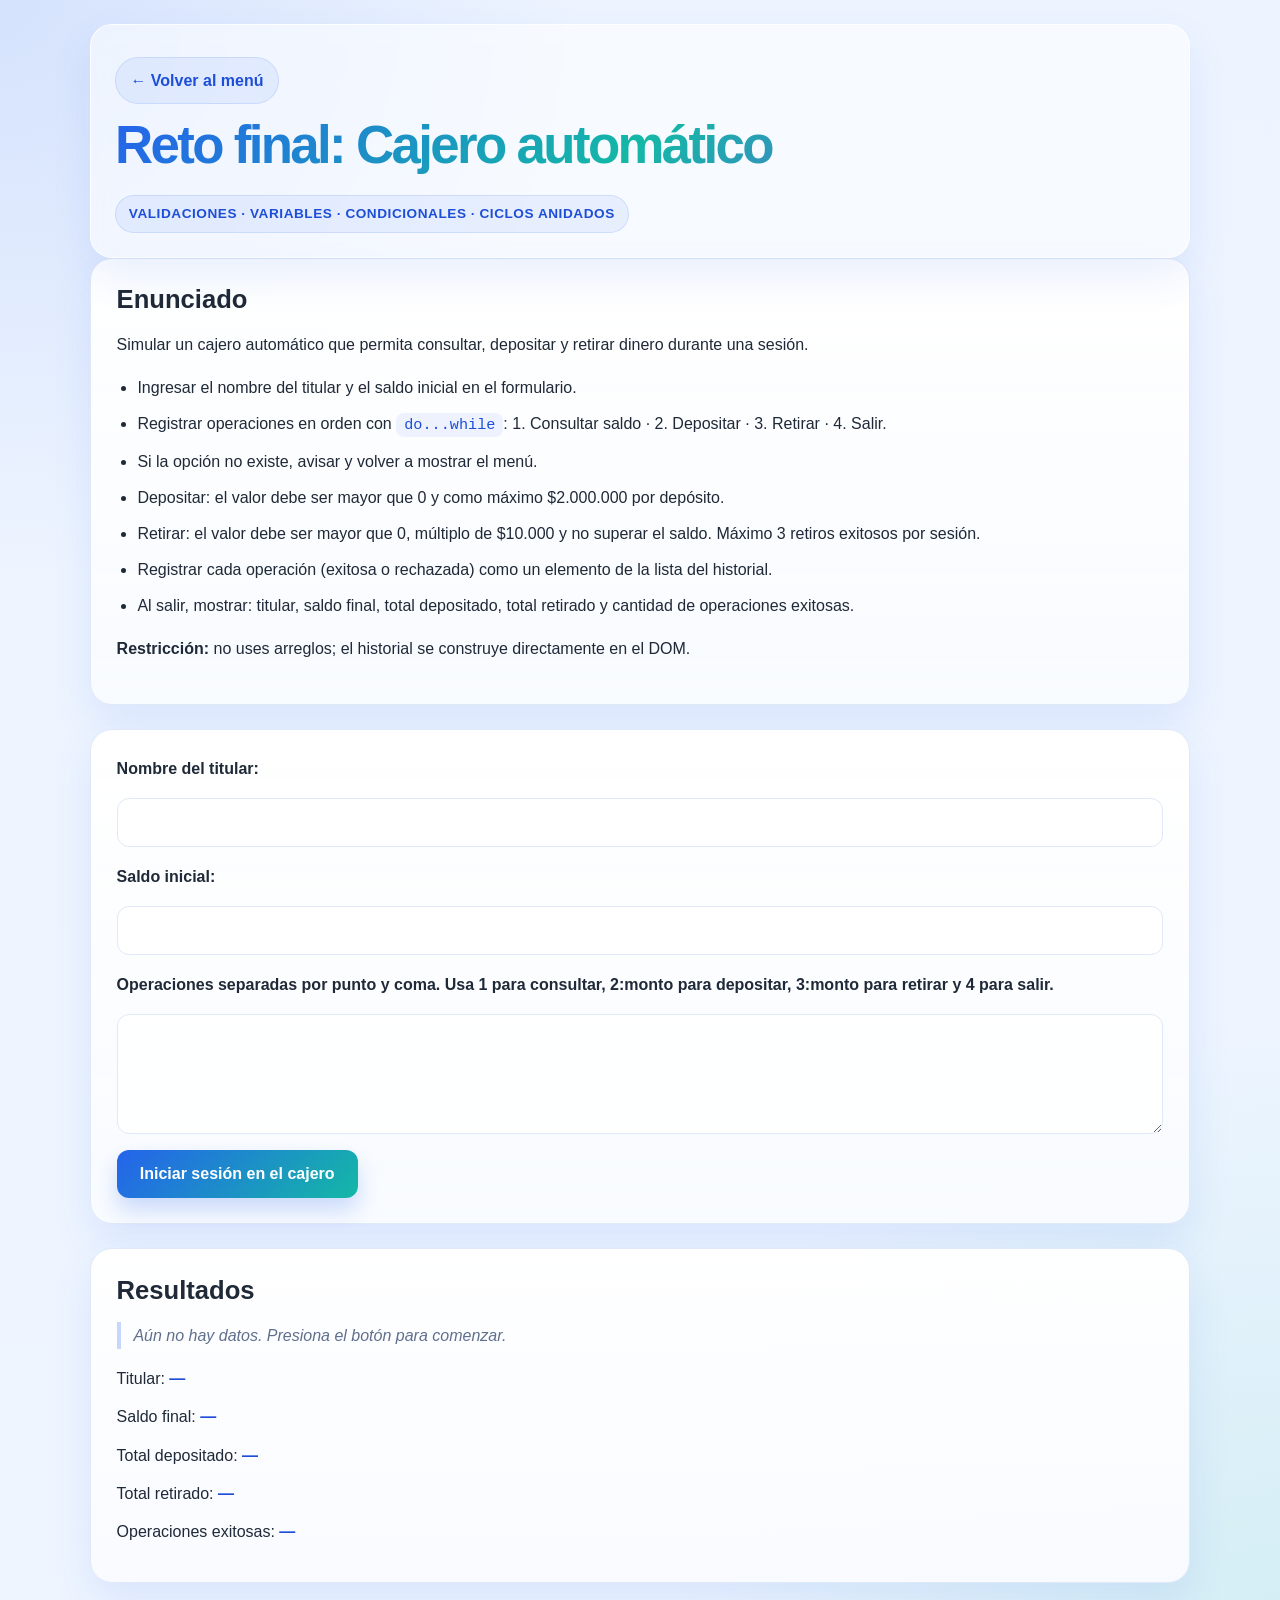
<file: reto.html>
<!DOCTYPE html>
<html lang="es">
<head>
  <meta charset="UTF-8">
  <meta name="viewport" content="width=device-width, initial-scale=1.0">
  <title>Reto final · Cajero automático</title>
  <link rel="stylesheet" href="style.css">
</head>
<body>
  <header>
    <a href="index.html">← Volver al menú</a>
    <h1>Reto final: Cajero automático</h1>
    <p id="etiquetas">Validaciones · Variables · Condicionales · Ciclos anidados</p>
  </header>

  <main>
    <section id="enunciado">
      <h2>Enunciado</h2>
      <p>Simular un cajero automático que permita consultar, depositar y retirar dinero durante una sesión.</p>
      <ul>
        <li>Ingresar el nombre del titular y el saldo inicial en el formulario.</li>
        <li>Registrar operaciones en orden con <code>do...while</code>: 1. Consultar saldo · 2. Depositar · 3. Retirar · 4. Salir.</li>
        <li>Si la opción no existe, avisar y volver a mostrar el menú.</li>
        <li>Depositar: el valor debe ser mayor que 0 y como máximo $2.000.000 por depósito.</li>
        <li>Retirar: el valor debe ser mayor que 0, múltiplo de $10.000 y no superar el saldo. Máximo 3 retiros exitosos por sesión.</li>
        <li>Registrar cada operación (exitosa o rechazada) como un elemento de la lista del historial.</li>
        <li>Al salir, mostrar: titular, saldo final, total depositado, total retirado y cantidad de operaciones exitosas.</li>
      </ul>
      <p><strong>Restricción:</strong> no uses arreglos; el historial se construye directamente en el DOM.</p>
    </section>

    <section id="controles">
      <form id="formulario">
        <label for="titularEntrada">Nombre del titular:</label>
        <input type="text" id="titularEntrada" required>
        <label for="saldoEntrada">Saldo inicial:</label>
        <input type="number" id="saldoEntrada" min="0" step="any" required>
        <label for="operacionesEntrada">Operaciones separadas por punto y coma. Usa 1 para consultar, 2:monto para depositar, 3:monto para retirar y 4 para salir.</label>
        <textarea id="operacionesEntrada" rows="4" required></textarea>
        <button type="submit">Iniciar sesión en el cajero</button>
      </form>
    </section>

    <section id="resultado" aria-live="polite">
      <h2>Resultados</h2>
      <p id="mensaje">Aún no hay datos. Presiona el botón para comenzar.</p>
      <ul id="historial"></ul>
      <p>Titular: <strong id="titular">—</strong></p>
      <p>Saldo final: <strong id="saldoFinal">—</strong></p>
      <p>Total depositado: <strong id="totalDepositado">—</strong></p>
      <p>Total retirado: <strong id="totalRetirado">—</strong></p>
      <p>Operaciones exitosas: <strong id="operaciones">—</strong></p>
    </section>
  </main>

  <script src="js/reto.js"></script>
</body>
</html>
</file>
<file: style.css>
:root {
  --bg-color: #eef5ff;
  --bg-alt: #f9fbff;
  --panel-color: #ffffff;
  --primary-color: #2563eb;
  --primary-dark: #1d4ed8;
  --secondary-color: #14b8a6;
  --accent-color: #7c3aed;
  --text-color: #1f2937;
  --muted-color: #5f6f8c;
  --border-color: #dfe9f8;
  --soft-shadow: 0 18px 40px rgba(37, 99, 235, 0.10);
  --radius-xl: 22px;
  --radius-lg: 18px;
  --radius-md: 12px;
  --radius-sm: 10px;
  --max-width: 1100px;
}

* {
  box-sizing: border-box;
}

html {
  scroll-behavior: smooth;
}

body {
  margin: 0;
  min-height: 100vh;
  font-family: "Segoe UI", Tahoma, Geneva, Verdana, sans-serif;
  background:
    radial-gradient(circle at top left, rgba(37, 99, 235, 0.12), transparent 28%),
    radial-gradient(circle at bottom right, rgba(20, 184, 166, 0.12), transparent 30%),
    linear-gradient(180deg, #edf4ff 0%, var(--bg-color) 100%);
  color: var(--text-color);
  line-height: 1.7;
}

img {
  max-width: 100%;
  display: block;
}

a {
  color: var(--primary-color);
  text-decoration: none;
  transition: color 0.2s ease, transform 0.2s ease;
}

a:hover {
  color: var(--primary-dark);
  text-decoration: underline;
}

p,
ul,
ol,
h1,
h2,
h3,
label,
button,
input,
textarea {
  margin-top: 0;
}

header,
main {
  width: min(var(--max-width), calc(100% - 2rem));
  margin: 0 auto;
}

header {
  padding: 3rem 0 1.5rem;
}

header > * {
  position: relative;
  z-index: 1;
}

header {
  background: rgba(255, 255, 255, 0.55);
  border: 1px solid rgba(255, 255, 255, 0.8);
  border-radius: var(--radius-xl);
  box-shadow: var(--soft-shadow);
  margin-top: 1.5rem;
  padding: 2rem 1.5rem 1.5rem;
  backdrop-filter: blur(8px);
}

main {
  display: grid;
  gap: 1.5rem;
  padding-bottom: 3rem;
}

section {
  background: linear-gradient(180deg, rgba(255, 255, 255, 0.98), rgba(249, 251, 255, 0.96));
  border: 1px solid var(--border-color);
  border-radius: var(--radius-xl);
  box-shadow: var(--soft-shadow);
  padding: 1.6rem;
  transition: transform 0.2s ease, box-shadow 0.2s ease;
}

section:hover {
  transform: translateY(-2px);
  box-shadow: 0 22px 45px rgba(37, 99, 235, 0.12);
}

header h1 {
  margin: 0.75rem 0 0.5rem;
  font-size: clamp(2.2rem, 5vw, 3.3rem);
  line-height: 1.1;
  letter-spacing: -0.05em;
  color: #0f172a;
}

header h1 {
  background: linear-gradient(135deg, var(--primary-color), var(--secondary-color), var(--accent-color));
  -webkit-background-clip: text;
  background-clip: text;
  color: transparent;
}

header p {
  margin: 0;
  color: var(--muted-color);
  font-size: 1.08rem;
}

#etiquetas {
  display: inline-block;
  margin-top: 0.8rem;
  padding: 0.4rem 0.8rem;
  border-radius: 999px;
  background: rgba(37, 99, 235, 0.08);
  border: 1px solid rgba(37, 99, 235, 0.12);
  color: var(--primary-dark);
  font-size: 0.85rem;
  font-weight: 700;
  letter-spacing: 0.04em;
  text-transform: uppercase;
}

section h2 {
  margin-bottom: 1rem;
  color: var(--text-color);
  font-size: clamp(1.4rem, 2vw, 2rem);
  line-height: 1.2;
}

section p,
section li {
  color: var(--text-color);
}

code {
  background: #eef2ff;
  color: var(--primary-dark);
  border-radius: 8px;
  padding: 0.18rem 0.5rem;
  font-family: "Consolas", "Courier New", monospace;
  font-size: 0.95em;
}

ul {
  padding-left: 1.3rem;
}

li + li {
  margin-top: 0.55rem;
}

#seccionTaller ul,
#enunciado ul {
  list-style: disc;
}

form {
  display: grid;
  gap: 1rem;
}

label {
  font-weight: 700;
  color: var(--text-color);
}

input,
textarea {
  width: 100%;
  padding: 0.9rem 1rem;
  border: 1px solid var(--border-color);
  border-radius: var(--radius-md);
  background: rgba(255, 255, 255, 0.9);
  color: var(--text-color);
  font-size: 1rem;
  transition: border-color 0.2s ease, box-shadow 0.2s ease, transform 0.2s ease;
}

input:focus,
textarea:focus {
  outline: none;
  border-color: rgba(37, 99, 235, 0.6);
  box-shadow: 0 0 0 4px rgba(37, 99, 235, 0.12);
  transform: translateY(-1px);
}

textarea {
  resize: vertical;
  min-height: 120px;
}

button {
  width: fit-content;
  padding: 0.92rem 1.45rem;
  border: none;
  border-radius: var(--radius-md);
  background: linear-gradient(135deg, var(--primary-color), var(--secondary-color));
  color: #fff;
  font-weight: 800;
  font-size: 1rem;
  cursor: pointer;
  box-shadow: 0 12px 22px rgba(37, 99, 235, 0.22);
  transition: transform 0.2s ease, box-shadow 0.2s ease, filter 0.2s ease;
}

button:hover {
  transform: translateY(-2px);
  box-shadow: 0 16px 26px rgba(20, 184, 166, 0.18);
  filter: brightness(1.02);
}

button:active {
  transform: translateY(0);
}

#resultado p {
  margin-bottom: 0.7rem;
}

#resultado strong {
  color: var(--primary-dark);
}

#mensaje {
  color: var(--muted-color);
  font-style: italic;
  border-left: 4px solid rgba(37, 99, 235, 0.25);
  padding-left: 0.8rem;
}

header a {
  display: inline-flex;
  align-items: center;
  gap: 0.45rem;
  padding: 0.55rem 0.9rem;
  border-radius: 999px;
  background: rgba(37, 99, 235, 0.08);
  border: 1px solid rgba(37, 99, 235, 0.12);
  font-weight: 700;
  color: var(--primary-dark);
}

header a:hover {
  text-decoration: none;
  background: rgba(37, 99, 235, 0.12);
}

@media (max-width: 768px) {
  header,
  main {
    width: min(var(--max-width), calc(100% - 1rem));
  }

  header {
    padding: 1.5rem 1rem;
    margin-top: 0.75rem;
  }

  section {
    padding: 1.1rem;
  }

  button {
    width: 100%;
  }
}
</file>
